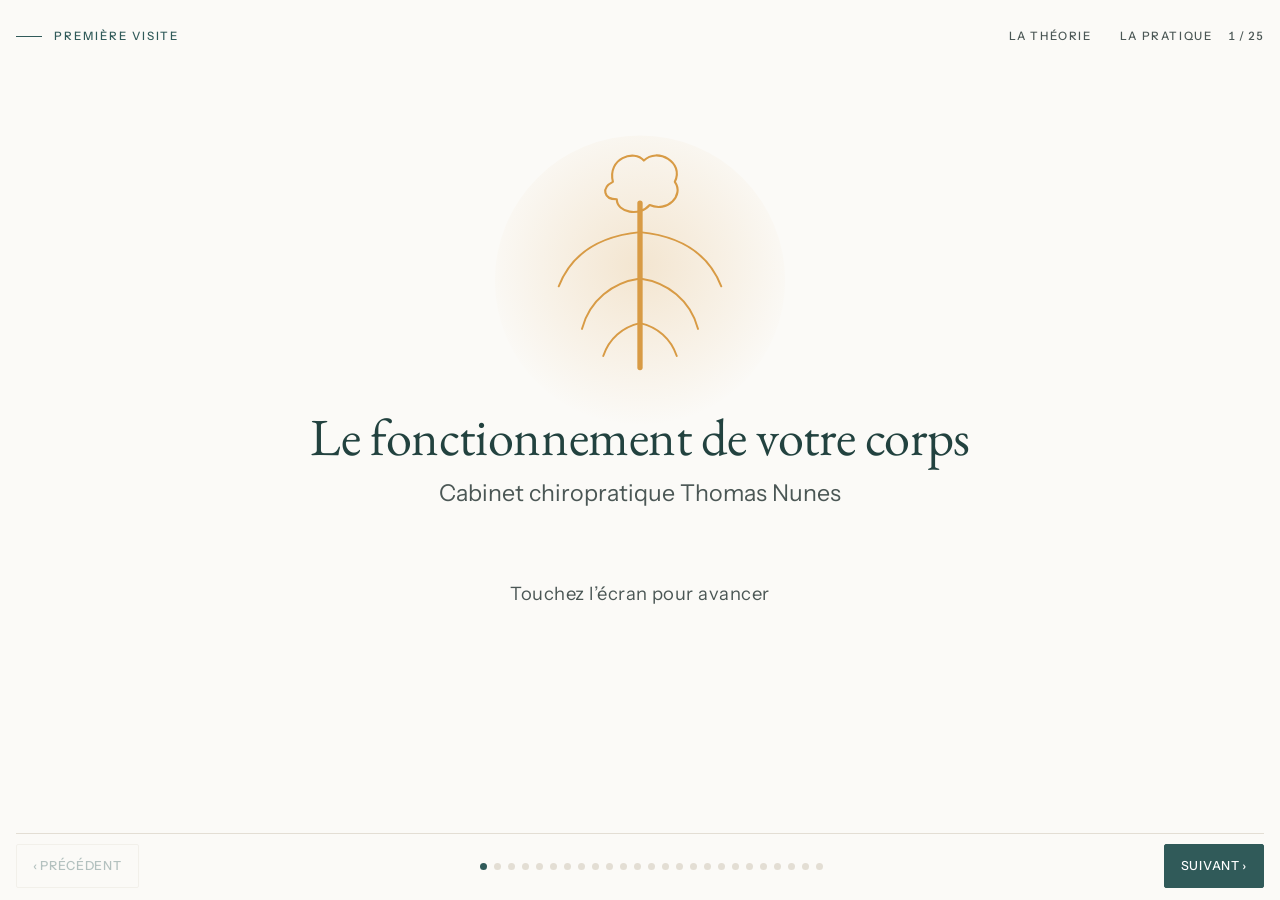
<file: first-visit/index.html>
<!doctype html>
<html lang="fr">
<head>
<meta charset="utf-8">
<meta name="viewport" content="width=device-width, initial-scale=1, viewport-fit=cover">
<meta http-equiv="Content-Security-Policy" content="default-src 'self'; script-src 'self'; style-src 'self' 'unsafe-inline'; font-src 'self'; img-src 'self' data:; connect-src 'none'; object-src 'none'; base-uri 'self'; form-action 'none'">
<meta name="robots" content="noindex, nofollow">
<meta name="color-scheme" content="light">
<title>Première visite</title>
<link rel="stylesheet" href="first-visit.css">
</head>
<body>
<div class="app" id="app">
  <header>
    <span class="eyebrow"><button type="button" class="exit" id="exit" aria-label="Quitter la présentation">← Quitter</button>Première visite</span>
    <span class="parts">
      <button type="button" class="part" id="toTheory">La théorie</button>
      <button type="button" class="part" id="toPractice">La pratique</button>
      <span class="count" id="count">1 / 23</span>
    </span>
  </header>

  <div class="stage">
    <svg id="svg" viewBox="0 0 1200 680" preserveAspectRatio="xMidYMid meet" role="img" aria-labelledby="caption">
      <defs>
        <!-- inside of the vase, plus the space just above the rim (the surface bulges there when it overflows) -->
        <clipPath id="inside">
          <path d="M 492 168 Q 522 178 522 204 Q 522 234 472 274 Q 408 334 413 422 Q 421 528 492 557 L 708 557 Q 779 528 787 422 Q 792 334 728 274 Q 678 234 678 204 Q 678 178 708 168 Z M 486 166 L 714 166 L 708 128 Q 600 112 492 128 Z"/>
        </clipPath>
        <radialGradient id="glow" cx="50%" cy="45%" r="55%">
          <stop offset="0" stop-color="#D89B45" stop-opacity=".22"/>
          <stop offset="1" stop-color="#D89B45" stop-opacity="0"/>
        </radialGradient>
      </defs>

      <!-- 0. title -->
      <g id="g-title" class="layer">
        <circle cx="600" cy="230" r="150" fill="url(#glow)" class="spark"/>
        <path class="draw cord slow" pathLength="1" d="M 600 150 L 600 320"/>
        <path class="draw nerve slow" pathLength="1" d="M 600 180 C 560 184 530 200 516 236 M 600 180 C 640 184 670 200 684 236 M 600 228 C 572 232 548 250 540 280 M 600 228 C 628 232 652 250 660 280 M 600 274 C 582 278 568 290 562 308 M 600 274 C 618 278 632 290 638 308"/>
        <path class="draw line slow" pathLength="1" style="stroke:var(--nerve)" d="M 572 128 C 566 104 594 94 604 106 C 618 92 646 108 636 128 C 646 142 628 160 610 152 C 600 164 576 160 576 146 C 562 146 560 134 572 128 Z"/>
        <text class="title" x="600" y="410" text-anchor="middle" style="font-size:54px">Le fonctionnement de votre corps</text>
        <text class="label-s" x="600" y="458" text-anchor="middle" style="font-size:24px">Cabinet chiropratique Thomas Nunes</text>
        <text class="label-s" x="600" y="560" text-anchor="middle" style="font-size:19px;letter-spacing:.5px">Touchez l’écran pour avancer</text>
      </g>

      <!-- 1–2. the body and its nervous system -->
      <g id="g-body" class="layer">
        <ellipse class="draw line" pathLength="1" cx="600" cy="110" rx="44" ry="54"/>
        <path class="draw line slow" pathLength="1" d="M 584 162 C 584 176 582 186 576 192 C 556 200 528 204 512 214 C 498 224 494 244 492 268 L 482 388 C 480 420 474 452 470 478 C 468 490 478 494 482 482 C 490 456 498 420 504 392 L 516 300 C 520 330 522 372 520 410 C 518 470 528 560 534 636 C 535 646 560 646 562 636 L 590 452 C 592 444 608 444 610 452 L 638 636 C 640 646 665 646 666 636 C 672 560 682 470 680 410 C 678 372 680 330 684 300 L 696 392 C 702 420 710 456 718 482 C 722 494 732 490 730 478 C 726 452 720 420 718 388 L 708 268 C 706 244 702 224 688 214 C 672 204 644 200 624 192 C 618 186 616 178 616 162"/>
      </g>
      <g id="g-nerves" class="layer">
        <path class="draw line" pathLength="1" style="stroke:var(--nerve);stroke-width:2.4" d="M 572 106 C 566 82 594 72 604 84 C 618 70 646 86 636 106 C 646 120 628 138 610 130 C 600 142 576 138 576 124 C 562 124 560 112 572 106 Z"/>
        <path class="draw cord slow" pathLength="1" d="M 600 140 L 600 446"/>
        <path class="draw nerve slow" pathLength="1" d="M 600 216 C 572 218 540 224 520 236 L 500 380 L 486 470 M 600 216 C 628 218 660 224 680 236 L 700 380 L 714 470 M 600 270 C 584 272 566 280 552 292 M 600 270 C 616 272 634 280 648 292 M 600 318 C 586 322 568 332 556 344 M 600 318 C 614 322 632 332 644 344 M 600 366 C 588 370 574 380 562 392 M 600 366 C 612 370 626 380 638 392 M 600 446 C 586 452 574 464 568 478 L 552 630 M 600 446 C 614 452 626 464 632 478 L 648 630"/>
      </g>
      <g id="g-nlabels" class="layer">
        <g class="word" style="transition-delay:.6s"><path class="thin" d="M 646 98 L 790 74"/><text class="label" x="800" y="80">Cerveau</text></g>
        <g class="word" style="transition-delay:1.2s"><path class="thin" d="M 606 250 L 790 236"/><text class="label" x="800" y="242">Moelle épinière</text></g>
        <g class="word" style="transition-delay:1.8s"><path class="thin" d="M 650 344 L 790 380"/><text class="label" x="800" y="386">Nerfs</text></g>
      </g>
      <g id="g-controls" class="layer">
        <g class="word" style="transition-delay:.1s"><text class="label" x="400" y="86" text-anchor="end">Penser</text><path class="thin" d="M 410 80 L 566 100"/></g>
        <g class="word" style="transition-delay:.5s"><text class="label" x="400" y="160" text-anchor="end">Parler</text><path class="thin" d="M 410 154 L 588 146"/></g>
        <g class="word" style="transition-delay:.9s"><text class="label" x="400" y="276" text-anchor="end">Le cœur bat</text><path class="thin" d="M 410 270 L 594 272"/>
          <path class="pulse" d="M 615 262 c 4 -7 14 -7 14 2 c 0 7 -14 15 -14 15 c 0 0 -14 -8 -14 -15 c 0 -9 10 -9 14 -2 z" fill="var(--emo)"/></g>
        <g class="word" style="transition-delay:1.3s"><text class="label" x="400" y="352" text-anchor="end">Digérer</text><path class="thin" d="M 410 346 L 562 346"/></g>
        <g class="word" style="transition-delay:1.7s"><text class="label" x="400" y="566" text-anchor="end">Bouger</text><path class="thin" d="M 410 560 L 542 560"/></g>
        <g class="word" style="transition-delay:2.3s"><text class="title" x="790" y="556" style="font-size:38px">… tout votre corps,</text><text class="title" x="790" y="600" style="font-size:38px">dans son intégralité.</text></g>
      </g>

      <!-- 3+. the vase -->
      <g id="vaseGroup">
        <g id="g-vase" class="layer">
          <ellipse cx="600" cy="566" rx="200" ry="10" fill="#1B2523" opacity=".05"/>
          <g clip-path="url(#inside)">
            <path id="f-emo" fill="var(--emo)"/>
            <path id="f-chem" fill="var(--chem)"/>
            <path id="f-phys" fill="var(--phys)"/>
            <text id="t-emo" class="inlayer" x="600" text-anchor="middle">Surrénales, diaphragme… compensent</text>
            <text id="t-chem" class="inlayer" x="600" text-anchor="middle">Foie, hormones… compensent</text>
            <text id="t-phys" class="inlayer" x="600" text-anchor="middle">Genou, cervicales… compensent</text>
          </g>
          <path class="draw line" pathLength="1" style="stroke-width:3" d="M 486 164 Q 520 174 520 202 Q 520 232 470 272 Q 405 332 410 422 Q 418 532 490 560 L 710 560 Q 782 532 790 422 Q 795 332 730 272 Q 680 232 680 202 Q 680 174 714 164"/>
          <ellipse class="draw line" pathLength="1" style="stroke-width:2" cx="600" cy="164" rx="114" ry="7"/>
          <text class="label-s word" x="600" y="600" text-anchor="middle" style="font-size:17px;letter-spacing:2px;text-transform:uppercase">votre système nerveux</text>
        </g>

        <!-- overflow -->
        <g id="g-spill" class="layer">
          <path class="draw slow" pathLength="1" style="stroke:var(--spill);stroke-width:11;stroke-linecap:round;opacity:.6" transform="translate(600 0) scale(1.075 1) translate(-600 0)" d="M 486 166 Q 520 174 520 202 Q 520 232 470 272 Q 405 332 410 422 Q 418 532 490 560"/>
          <path class="draw slow" pathLength="1" style="stroke:var(--spill);stroke-width:11;stroke-linecap:round;opacity:.6" transform="translate(600 0) scale(1.075 1) translate(-600 0)" d="M 714 166 Q 680 174 680 202 Q 680 232 730 272 Q 795 332 790 422 Q 782 532 710 560"/>
          <ellipse cx="600" cy="572" rx="260" ry="13" fill="var(--spill)" opacity=".2"/>
        </g>
        <g id="drops"></g>
      </g>

      <!-- stress lists -->
      <g id="g-phys" class="layer">
        <text class="cap" x="100" y="156" fill="var(--phys)">Stress physiques</text>
        <g class="word" style="transition-delay:.3s"><text class="label" x="100" y="198">Chutes</text></g>
        <g class="word" style="transition-delay:.8s"><text class="label" x="100" y="238">Traumatismes</text></g>
        <g class="word" style="transition-delay:1.3s"><text class="label" x="100" y="278">Port de charge</text></g>
      </g>
      <g id="g-chem" class="layer">
        <text class="cap" x="840" y="156" fill="var(--chem)">Stress chimiques</text>
        <g class="word" style="transition-delay:.3s"><text class="label" x="840" y="198">Malbouffe</text></g>
        <g class="word" style="transition-delay:.7s"><text class="label" x="840" y="238">Alcool, tabac</text></g>
        <g class="word" style="transition-delay:1.1s"><text class="label" x="840" y="278">Médicaments</text></g>
        <g class="word" style="transition-delay:1.5s"><text class="label" x="840" y="318">Drogues</text></g>
      </g>
      <g id="g-emo" class="layer">
        <text class="cap" x="100" y="372" fill="var(--emo)">Stress émotionnels</text>
        <g class="word" style="transition-delay:.3s"><text class="label" x="100" y="414">Tristesse, colère</text></g>
        <g class="word" style="transition-delay:.7s"><text class="label" x="100" y="454">Anxiété</text></g>
        <g class="word" style="transition-delay:1.1s"><text class="label" x="100" y="494">Deuil</text></g>
        <g class="word" style="transition-delay:1.5s"><text class="label" x="100" y="534">Stress chronique</text></g>
      </g>

      <!-- adaptation -->
      <g id="g-adapt" class="layer">
        <path class="draw line" pathLength="1" d="M 816 300 L 830 300 L 830 552 L 816 552 M 830 426 L 852 426"/>
        <text class="cap" x="864" y="414" fill="var(--petrol)">Compensations</text>
        <text class="title" x="864" y="458" style="font-size:40px">= subluxations</text>
        <g class="word" style="transition-delay:1.2s"><text class="title" x="64" y="470" style="font-size:32px;font-style:italic">Aucun symptôme :</text><text class="title" x="64" y="508" style="font-size:32px;font-style:italic">seulement</text><text class="title" x="64" y="546" style="font-size:32px;font-style:italic">des compensations.</text></g>
      </g>

      <!-- what falls in (stress) and what fills the vase (compensations) -->
      <g id="g-legend" class="layer">
        <g class="word" style="transition-delay:.6s"><path class="thin" style="stroke:var(--petrol);stroke-width:1.4" d="M 652 52 L 720 40"/><text class="label-s" x="730" y="46">le stress arrive</text></g>
      </g>
      <g id="g-legend2" class="layer">
        <g class="word" style="transition-delay:.4s"><path class="thin" style="stroke:var(--petrol);stroke-width:1.4" d="M 712 524 L 800 548"/><text class="label-s" x="810" y="556">le corps compense :</text><text class="label-s" x="810" y="584">c’est ce qui remplit le vase</text></g>
      </g>

      <!-- symptoms -->
      <g id="g-symptoms" class="layer">
        <g class="word" style="transition-delay:.4s"><text class="cap" x="600" y="86" text-anchor="middle" fill="var(--spill)">Le signal d’alarme du corps</text></g>
        <g class="word" style="transition-delay:1.4s"><text class="label" x="330" y="470" text-anchor="end">Douleurs</text></g>
        <g class="word" style="transition-delay:1.8s"><text class="label" x="330" y="520" text-anchor="end">Troubles digestifs</text></g>
        <g class="word" style="transition-delay:2.2s"><text class="label" x="870" y="470">Eczéma</text></g>
        <g class="word" style="transition-delay:2.6s"><text class="label" x="870" y="520">Diabète</text></g>
        <g class="word" style="transition-delay:3s"><text class="label-s" x="870" y="566">… et tous les symptômes</text><text class="label-s" x="870" y="594">que vous pouvez imaginer</text></g>
      </g>

      <!-- my job / margin -->
      <g id="g-job" class="layer">
        <path class="draw line" pathLength="1" d="M 900 220 L 900 430 M 886 412 L 900 432 L 914 412"/>
        <text class="cap" x="926" y="306" fill="var(--petrol)">Vider le vase</text>
        <text class="label-s" x="926" y="340">enlever le plus</text>
        <text class="label-s" x="926" y="368">de couches possible</text>
      </g>
      <g id="g-margin" class="layer">
        <path class="draw line" pathLength="1" style="stroke-width:1.6" d="M 816 170 L 830 170 L 830 498 L 816 498"/>
        <text class="cap" x="852" y="320" fill="var(--petrol)">De la marge</text>
        <text class="label-s" x="852" y="352">la vie continue,</text>
        <text class="label-s" x="852" y="380">ses stress aussi,</text>
        <text class="label-s" x="852" y="408">sans déborder</text>
      </g>

      <!-- 97 / 3 -->
      <g id="g-stats" class="layer">
        <g class="word" style="transition-delay:.5s">
          <text class="big" x="760" y="290">97 %</text>
          <text class="label" x="766" y="336">votre environnement, votre vécu,</text>
          <text class="label" x="766" y="372">tous les stress de votre vie</text>
          <path class="thin" style="stroke:var(--petrol);stroke-width:1.6" d="M 748 236 Q 640 214 530 280 M 536 261 L 530 280 L 550 279"/>
        </g>
        <g class="word" style="transition-delay:1.4s">
          <text class="mid" x="766" y="490">3 %</text>
          <text class="label" x="770" y="530">la génétique</text>
        </g>
      </g>
      <!-- part 2: in practice -->
      <g id="g-practice" class="layer">
        <path class="draw line" pathLength="1" style="stroke-width:1.2" d="M 574 236 L 626 236"/>
        <g class="word" style="transition-delay:.2s"><text class="cap" x="600" y="214" text-anchor="middle" fill="var(--petrol)">Deuxième partie</text></g>
        <g class="word" style="transition-delay:.5s"><text class="title" x="600" y="330" text-anchor="middle" style="font-size:78px">Dans la pratique</text></g>
        <g class="word" style="transition-delay:1s"><text class="label-s" x="600" y="392" text-anchor="middle" style="font-size:26px">comment ça va se passer ?</text></g>
      </g>

      <!-- part 2: the nervous system in profile and its nerves to the organs (original drawing; column, cord, nerves built by the script) -->
      <g id="routes" fill="none" stroke="none">
        <path id="column" d="M 548 196 C 532 225 532 255 548 280 C 575 320 592 400 576 455 C 562 490 552 520 566 548"/>
        <path id="sacrumLine" d="M 566 548 C 582 575 596 610 584 642"/>
        <path id="vagusLine" d="M 536 156 C 520 190 500 220 494 260 C 486 330 480 420 470 520"/>
      </g>
      <g id="g-free" class="layer"><ellipse cx="470" cy="330" rx="320" ry="340" fill="url(#glow)" class="spark"/></g>
      <g id="g-ans" class="layer">
        <defs><clipPath id="brainClip"><path d="M 400 118 C 396 64 448 34 504 34 C 566 34 616 66 612 120 C 610 150 588 160 560 156 C 540 154 528 150 516 152 C 470 158 404 160 400 118 Z"/></clipPath></defs>
        <path class="draw line slow" pathLength="1" d="M 590 204 C 606 192 624 172 628 140 C 636 72 584 22 506 20 C 432 18 372 70 384 140 C 384 150 380 156 372 164 C 366 170 368 176 378 178 C 376 184 378 188 382 190 C 378 196 382 200 386 202 C 386 212 392 220 404 222 C 418 224 430 228 436 240 C 442 258 446 276 440 296 C 420 340 404 400 404 460 C 404 530 420 590 446 646"/>
        <path class="draw line slow" pathLength="1" d="M 590 204 C 594 236 606 266 622 292 C 646 330 652 400 636 456 C 626 492 616 516 630 548 C 652 590 660 620 646 650"/>
        <path d="M 400 118 C 396 64 448 34 504 34 C 566 34 616 66 612 120 C 610 150 588 160 560 156 C 540 154 528 150 516 152 C 470 158 404 160 400 118 Z" fill="#F3E6CB" stroke="#C9A66B" stroke-width="1.6"/>
        <g id="gyri" clip-path="url(#brainClip)" fill="none" stroke="#C9A66B" stroke-width="1.3" stroke-linecap="round"></g>
        <ellipse cx="584" cy="166" rx="30" ry="18" fill="#EADBBE" stroke="#C9A66B" stroke-width="1.4"/>
        <path d="M 562 160 Q 584 154 608 162 M 560 168 Q 584 162 610 170 M 564 176 Q 584 172 604 178" fill="none" stroke="#C9A66B" stroke-width="1"/>
        <g id="ans-built"></g>
        <!-- organs -->
        <g stroke-width="1.5" stroke-linejoin="round">
          <path d="M 172 110 Q 205 86 238 110 Q 205 134 172 110 Z" fill="#fff" stroke="var(--petrol-light)"/><circle cx="207" cy="110" r="10" fill="#6D9997"/><circle cx="207" cy="110" r="4" fill="#1B2523"/>
          <g fill="#CFDCDD" stroke="var(--petrol-light)"><circle cx="192" cy="171" r="9"/><circle cx="207" cy="166" r="10"/><circle cx="221" cy="174" r="9"/><circle cx="200" cy="184" r="9"/><circle cx="215" cy="186" r="8"/></g>
          <path id="organHeart" d="M 205 290 C 170 270 168 236 186 228 C 196 224 204 230 206 238 C 210 226 226 222 236 232 C 248 248 232 276 205 290 Z" fill="#EBC3B9" stroke="var(--emo)"/>
          <path d="M 198 230 L 196 212 M 212 232 Q 214 214 228 212" fill="none" stroke="var(--emo)"/>
          <path d="M 205 296 L 205 314" fill="none" stroke="var(--petrol-light)"/>
          <path d="M 200 312 C 182 310 170 342 172 362 C 174 374 196 372 200 360 Z M 210 312 C 228 310 240 342 238 362 C 236 374 214 372 210 360 Z" fill="#F0DACD" stroke="var(--emo)"/>
          <path d="M 196 386 C 188 402 190 420 204 428 C 220 436 242 426 240 410 C 238 396 224 396 214 402 C 210 396 208 390 208 384 Z" fill="#E8C6BB" stroke="var(--emo)"/>
          <path d="M 172 462 C 180 448 224 446 242 456 C 246 462 240 470 230 474 C 214 484 186 484 174 476 C 168 472 168 466 172 462 Z" fill="#D2A79B" stroke="var(--emo)"/>
          <path d="M 178 520 Q 205 508 232 520 Q 244 540 232 560 Q 205 572 178 560 Q 166 540 178 520 Z" fill="#EFDCCF" stroke="var(--emo)"/>
          <path d="M 184 532 q 10 -8 20 0 t 20 0 M 184 546 q 10 -8 20 0 t 20 0" fill="none" stroke="var(--emo)"/>
          <path d="M 205 596 C 190 596 182 612 186 624 C 190 636 220 636 224 624 C 228 612 220 596 205 596 Z" fill="#EDE3CC" stroke="var(--phys)"/>
        </g>
        <g class="label-s" style="font-size:19px" text-anchor="end">
          <text x="160" y="116">Œil</text><text x="160" y="181">Glandes</text><text x="160" y="261">Cœur</text><text x="160" y="341">Poumons</text>
          <text x="160" y="416">Estomac</text><text x="160" y="476">Foie</text><text x="160" y="546">Intestins</text><text x="160" y="621">Vessie</text>
        </g>
      </g>
      <g id="g-spinel" class="layer">
        <g class="word" style="transition-delay:1s"><text class="label-s" x="680" y="96" style="font-size:20px">Cerveau</text><path class="thin" d="M 614 92 L 672 90"/></g>
        <g class="word" style="transition-delay:1.6s"><text class="label-s" x="680" y="330" style="font-size:20px">Colonne vertébrale</text><text class="label-s" x="680" y="356" style="font-size:20px">et moelle épinière</text><path class="thin" d="M 606 330 L 672 326"/></g>
        <g class="word" style="transition-delay:2.2s"><text class="label-s" x="680" y="520" style="font-size:20px">Les nerfs vont</text><text class="label-s" x="680" y="546" style="font-size:20px">à chaque organe</text></g>
        <g class="word" style="transition-delay:2.8s">
          <path d="M 682 592 L 716 592" stroke="#D89B45" stroke-width="2.4" stroke-linecap="round"/><text class="label-s" x="728" y="598" style="font-size:17px">sympathique</text>
          <path d="M 682 622 L 716 622" stroke="#8A9A5B" stroke-width="2.4" stroke-linecap="round"/><text class="label-s" x="728" y="628" style="font-size:17px">parasympathique</text>
        </g>
      </g>
      <g id="pulses"></g>

      <!-- blockages (placed by the script on the column, the nerves and the vagus) -->
      <g id="g-k-phys" class="layer"></g>
      <g id="g-k-chem" class="layer"></g>
      <g id="g-k-emo" class="layer"></g>

      <!-- each family and how it is corrected -->
      <g id="g-l-phys" class="layer">
        <path id="impulses" class="draw" pathLength="1" style="stroke:var(--phys);stroke-width:2.6;stroke-linecap:round;stroke-linejoin:round"/>
        <text class="cap" x="810" y="150" fill="var(--phys)">Structurel · vertébral</text>
        <g class="word" style="transition-delay:.5s"><text class="label" x="810" y="194">Manipulations,</text><text class="label" x="810" y="232">impulsions sur le rachis</text></g>
      </g>
      <g id="g-l-chem" class="layer">
        <g class="spark"><circle cx="424" cy="310" r="5.5" fill="var(--chem)"/><circle cx="414" cy="390" r="5.5" fill="var(--chem)"/><circle cx="412" cy="470" r="5.5" fill="var(--chem)"/><circle cx="426" cy="550" r="5.5" fill="var(--chem)"/></g>
        <text class="cap" x="810" y="310" fill="var(--chem)">Métabolique</text>
        <g class="word" style="transition-delay:.5s"><text class="label" x="810" y="354">Stimulations de</text><text class="label" x="810" y="392">points neurologiques</text></g>
      </g>
      <g id="g-l-emo" class="layer">
        <path class="draw slow" pathLength="1" style="stroke:var(--emo);stroke-width:2.4;stroke-linecap:round" d="M 420 232 C 446 256 458 290 452 330 C 444 390 432 430 432 480 C 432 540 446 590 466 640"/>
        <g class="word" style="transition-delay:1.6s"><circle cx="452" cy="300" r="4.5" fill="var(--emo)"/><circle cx="436" cy="440" r="4.5" fill="var(--emo)"/><circle cx="446" cy="580" r="4.5" fill="var(--emo)"/></g>
        <text class="cap" x="810" y="470" fill="var(--emo)">Émotionnel</text>
        <g class="word" style="transition-delay:.5s"><text class="label" x="810" y="514">Corrections notamment</text><text class="label" x="810" y="552">via les méridiens</text></g>
      </g>

      <!-- the three domains are linked -->
      <g id="g-links" class="layer">
        <path class="draw line" pathLength="1" style="stroke-width:1.6" d="M 975 170 L 856 410 M 975 170 L 1094 410 M 862 420 L 1088 420"/>
        <circle cx="975" cy="160" r="10" fill="var(--phys)"/><circle cx="850" cy="420" r="10" fill="var(--chem)"/><circle cx="1100" cy="420" r="10" fill="var(--emo)"/>
        <text class="cap" x="975" y="128" text-anchor="middle" fill="var(--phys)">Structurel</text>
        <text class="cap" x="850" y="462" text-anchor="middle" fill="var(--chem)">Métabolique</text>
        <text class="cap" x="1100" y="462" text-anchor="middle" fill="var(--emo)">Émotionnel</text>
        <g class="word" style="transition-delay:1.4s"><text class="title" x="975" y="540" text-anchor="middle" style="font-size:34px;font-style:italic">Tout est relié.</text></g>
      </g>
      <g id="g-relhl" class="layer">
        <path class="draw" pathLength="1" style="stroke:var(--spill);stroke-width:4;stroke-linecap:round;stroke-linejoin:round" d="M 862 396 L 962 194 M 950 196 L 964 178 L 972 202 M 1088 396 L 988 194 M 978 202 L 986 178 L 1000 196"/>
        <g class="word" style="transition-delay:1.2s"><text class="title" x="1018" y="218" style="font-size:32px;font-style:italic;fill:var(--spill)">douleur</text></g>
      </g>
      <g id="g-pain" class="layer"><circle id="painSpot" r="34" fill="var(--spill)" opacity=".28" class="spark"/></g>

      <!-- a stressful event, felt in the organs -->
      <g id="g-stressb" class="layer">
        <path class="pulse" style="animation-duration:.5s" d="M 205 290 C 170 270 168 236 186 228 C 196 224 204 230 206 238 C 210 226 226 222 236 232 C 248 248 232 276 205 290 Z" fill="var(--emo)"/>
        <path class="draw" pathLength="1" style="stroke:var(--emo);stroke-width:2.6;stroke-linecap:round" d="M 200 404 c 6 -12 24 -6 20 6 c -4 12 -24 8 -18 -6 c 5 -10 24 -10 24 4 c 0 12 -20 16 -28 6"/>
        <text class="cap" x="810" y="250" fill="var(--emo)">Un événement stressant</text>
        <g class="word" style="transition-delay:.4s"><text class="label" x="810" y="296">le cœur accélère,</text></g>
        <g class="word" style="transition-delay:1.1s"><text class="label" x="810" y="336">la boule au ventre</text></g>
      </g>

      <!-- my role, and the free nervous system -->
      <g id="g-role" class="layer">
        <text class="cap" x="810" y="270" fill="var(--petrol)">Mon rôle</text>
        <text class="title" x="810" y="318" style="font-size:40px">Enlever le plus</text>
        <text class="title" x="810" y="362" style="font-size:40px">de blocages possible</text>
      </g>
      <g id="g-flows" class="layer">
        <text class="cap" x="810" y="250" fill="var(--petrol)">Tout circule bien</text>
        <g class="word" style="transition-delay:.6s"><text class="label" x="810" y="296">pas de blocage,</text></g>
        <g class="word" style="transition-delay:1.2s"><text class="label" x="810" y="336">pas de signal d’alarme :</text></g>
        <g class="word" style="transition-delay:1.8s"><text class="title" x="810" y="388" style="font-size:38px;font-style:italic">pas de symptômes.</text></g>
      </g>
    </svg>
  </div>

  <p class="caption" id="caption" aria-live="polite"><span id="captionText"></span></p>

  <nav>
    <button type="button" id="prev" aria-label="Étape précédente">‹<span class="lbl">&nbsp;Précédent</span></button>
    <div class="dots" id="dots" aria-hidden="true"></div>
    <button type="button" id="next" class="primary" aria-label="Étape suivante"><span class="lbl">Suivant&nbsp;</span>›</button>
  </nav>
</div>
<script src="first-visit.js"></script>
</body>
</html>
</file>
<file: first-visit/first-visit.css>
/* First-visit talk (« Première visite », practitioner's request 2026-11-03): a static page shown full screen in an
   iframe by src/features/firstVisit. Self-hosted fonts (SIL OFL, see public/fonts/LICENSES.txt), no network. */
@font-face { font-family: "EB Garamond"; font-style: normal; font-weight: 400 600; font-display: swap; src: url("fonts/eb-garamond.woff2") format("woff2"); }
@font-face { font-family: "EB Garamond"; font-style: italic; font-weight: 400 600; font-display: swap; src: url("fonts/eb-garamond-italic.woff2") format("woff2"); }
@font-face { font-family: "Instrument Sans"; font-style: normal; font-weight: 400 600; font-display: swap; src: url("fonts/instrument-sans.woff2") format("woff2"); }

/* Layout: a calm drawing stage over one short spoken cue, turned page by page with a tap during the first visit. */
:root {
  --paper: #FBFAF7;
  --paper-warm: #F4F1EA;
  --ink: #1B2523;
  --ink-soft: #4B5755;
  --rule: #E3DED4;
  --petrol: #305A59;
  --petrol-deep: #22423F;
  --petrol-light: #6D9997;
  --nerve: #D89B45;
  --phys: #C49A5C;
  --chem: #6D9997;
  --emo: #B27A69;
  --spill: #A4533B;
  --serif: "EB Garamond", "Iowan Old Style", "Palatino Linotype", Georgia, serif;
  --sans: "Instrument Sans", "Helvetica Neue", Arial, sans-serif;
  --ease: cubic-bezier(.33, 0, .2, 1);
  color-scheme: light;
}
html, body { height: 100%; }
body {
  margin: 0; background: var(--paper); color: var(--ink); font-family: var(--sans);
  overflow: hidden; -webkit-tap-highlight-color: transparent; user-select: none; -webkit-user-select: none;
}
.app {
  height: 100%; box-sizing: border-box; display: grid; grid-template-rows: auto minmax(0, 1fr) auto auto;
  padding-left: max(16px, env(safe-area-inset-left, 0px)); padding-right: max(16px, env(safe-area-inset-right, 0px));
  padding-block: 14px 12px; cursor: pointer;
}
header { display: flex; align-items: center; justify-content: space-between; gap: 16px;
  font-size: .72rem; font-weight: 500; letter-spacing: .17em; text-transform: uppercase; color: var(--petrol); }
header .eyebrow { display: flex; align-items: center; gap: 12px; }
header .eyebrow::before { content: ""; width: 26px; height: 1px; background: var(--petrol); }
header .parts { display: flex; align-items: center; gap: 4px; }
header .part { min-height: 44px; padding: 0 12px; background: none; border: 0; cursor: pointer; font: inherit; letter-spacing: .14em;
  text-transform: uppercase; color: var(--ink-soft); border-bottom: 1px solid transparent; }
header .part.cur { color: var(--petrol); border-bottom-color: var(--petrol); }
header .part:focus-visible { outline: 2px solid var(--petrol); outline-offset: 2px; }
header .exit { display: none; min-height: 44px; min-width: 44px; padding: 0 12px 0 0; background: none; border: 0; cursor: pointer;
  font: inherit; letter-spacing: .14em; text-transform: uppercase; color: var(--petrol); }
.embedded header .exit { display: inline-flex; align-items: center; gap: 8px; }
.embedded header .eyebrow::before { display: none; }
header .exit:focus-visible { outline: 2px solid var(--petrol); outline-offset: 2px; }
header .count { font-variant-numeric: tabular-nums; letter-spacing: .08em; color: var(--ink-soft); }
.stage { position: relative; min-height: 0; touch-action: pan-y; }
.stage svg { position: absolute; inset: 0; width: 100%; height: 100%; overflow: visible; }
.caption { height: 2.7em; display: grid; place-items: center; text-align: center; margin: 4px auto 6px; max-width: 30ch;
  font-family: var(--serif); letter-spacing: -.012em; font-size: clamp(1.55rem, 3.1vw, 2.6rem); line-height: 1.18;
  color: var(--petrol-deep); text-wrap: balance; }
.caption span { transition: opacity .45s var(--ease), transform .45s var(--ease); }
.caption span.out { opacity: 0; transform: translateY(6px); }
nav { display: flex; align-items: center; justify-content: space-between; gap: 12px; border-top: 1px solid var(--rule); padding-top: 10px; }
nav button { min-height: 44px; min-width: 44px; padding: 0 16px; font: 500 .78rem/1 var(--sans); letter-spacing: .055em; text-transform: uppercase;
  color: var(--petrol); background: transparent; border: 1px solid var(--rule); border-radius: 2px; cursor: pointer; }
nav button.primary { background: var(--petrol); border-color: var(--petrol); color: #fff; }
nav button:focus-visible { outline: 2px solid var(--petrol); outline-offset: 3px; }
nav button[disabled] { opacity: .35; cursor: default; }
.dots { display: flex; gap: 7px; flex-wrap: wrap; justify-content: center; }
.dots i { width: 7px; height: 7px; border-radius: 50%; background: var(--rule); transition: background .3s; }
.dots i.on { background: var(--petrol); }

/* drawing */
.layer { opacity: 0; transition: opacity .8s var(--ease); pointer-events: none; }
.layer.on { opacity: 1; }
.layer.dim { opacity: .3; }
#g-l-phys.dim, #g-l-chem.dim { opacity: .5; }
/* the stress list stays readable beside the compensation it causes */
#g-phys.dim, #g-chem.dim, #g-emo.dim { opacity: .5; }
.draw { fill: none; stroke-dasharray: 1; stroke-dashoffset: 1; transition: stroke-dashoffset 2s var(--ease); }
.on .draw, .dim .draw { stroke-dashoffset: 0; }
.slow { transition-duration: 2.8s; }
.line { stroke: var(--petrol); stroke-width: 2.2; stroke-linecap: round; stroke-linejoin: round; }
.thin { fill: none; stroke: var(--petrol-light); stroke-width: 1.2; }
.nerve { stroke: var(--nerve); stroke-width: 2; stroke-linecap: round; stroke-linejoin: round; }
.cord { stroke: var(--nerve); stroke-width: 5.5; stroke-linecap: round; }
.label { font-family: var(--sans); font-size: 28px; fill: var(--ink); }
.label-s { font-family: var(--sans); font-size: 21px; fill: var(--ink-soft); }
.title { font-family: var(--serif); fill: var(--petrol-deep); letter-spacing: -.4px; }
.cap { font-family: var(--sans); font-size: 17px; font-weight: 600; letter-spacing: 2.4px; text-transform: uppercase; }
.inlayer { font-family: var(--sans); font-size: 18px; font-weight: 500; letter-spacing: .2px; fill: #fff; transition: opacity .6s; }
.word { opacity: 0; transform: translateY(8px); transition: opacity .6s var(--ease), transform .6s var(--ease); }
.on .word, .dim .word { opacity: 1; transform: none; }
.big { font-family: var(--serif); font-size: 150px; fill: var(--petrol-deep); letter-spacing: -3px; }
.mid { font-family: var(--serif); font-size: 72px; fill: var(--petrol-light); }
#f-phys, #f-chem, #f-emo { transition: opacity .7s var(--ease); }
#vaseGroup { transition: transform 1.4s var(--ease); transform-origin: 600px 380px; }
.pulse { animation: pulse 1.1s ease-in-out infinite; transform-box: fill-box; transform-origin: center; }
@keyframes pulse { 0%, 100% { transform: scale(1) } 30% { transform: scale(1.22) } 55% { transform: scale(.96) } }
.spark { animation: spark 2.4s ease-in-out infinite; }
@keyframes spark { 0%, 100% { opacity: .15 } 50% { opacity: 1 } }
@media (prefers-reduced-motion: reduce) {
  .layer, .draw, .word, .caption span, #vaseGroup { transition: none !important; }
  .pulse, .spark { animation: none; }
}
@media (max-width: 560px) { nav .lbl { display: none; } }
</file>
